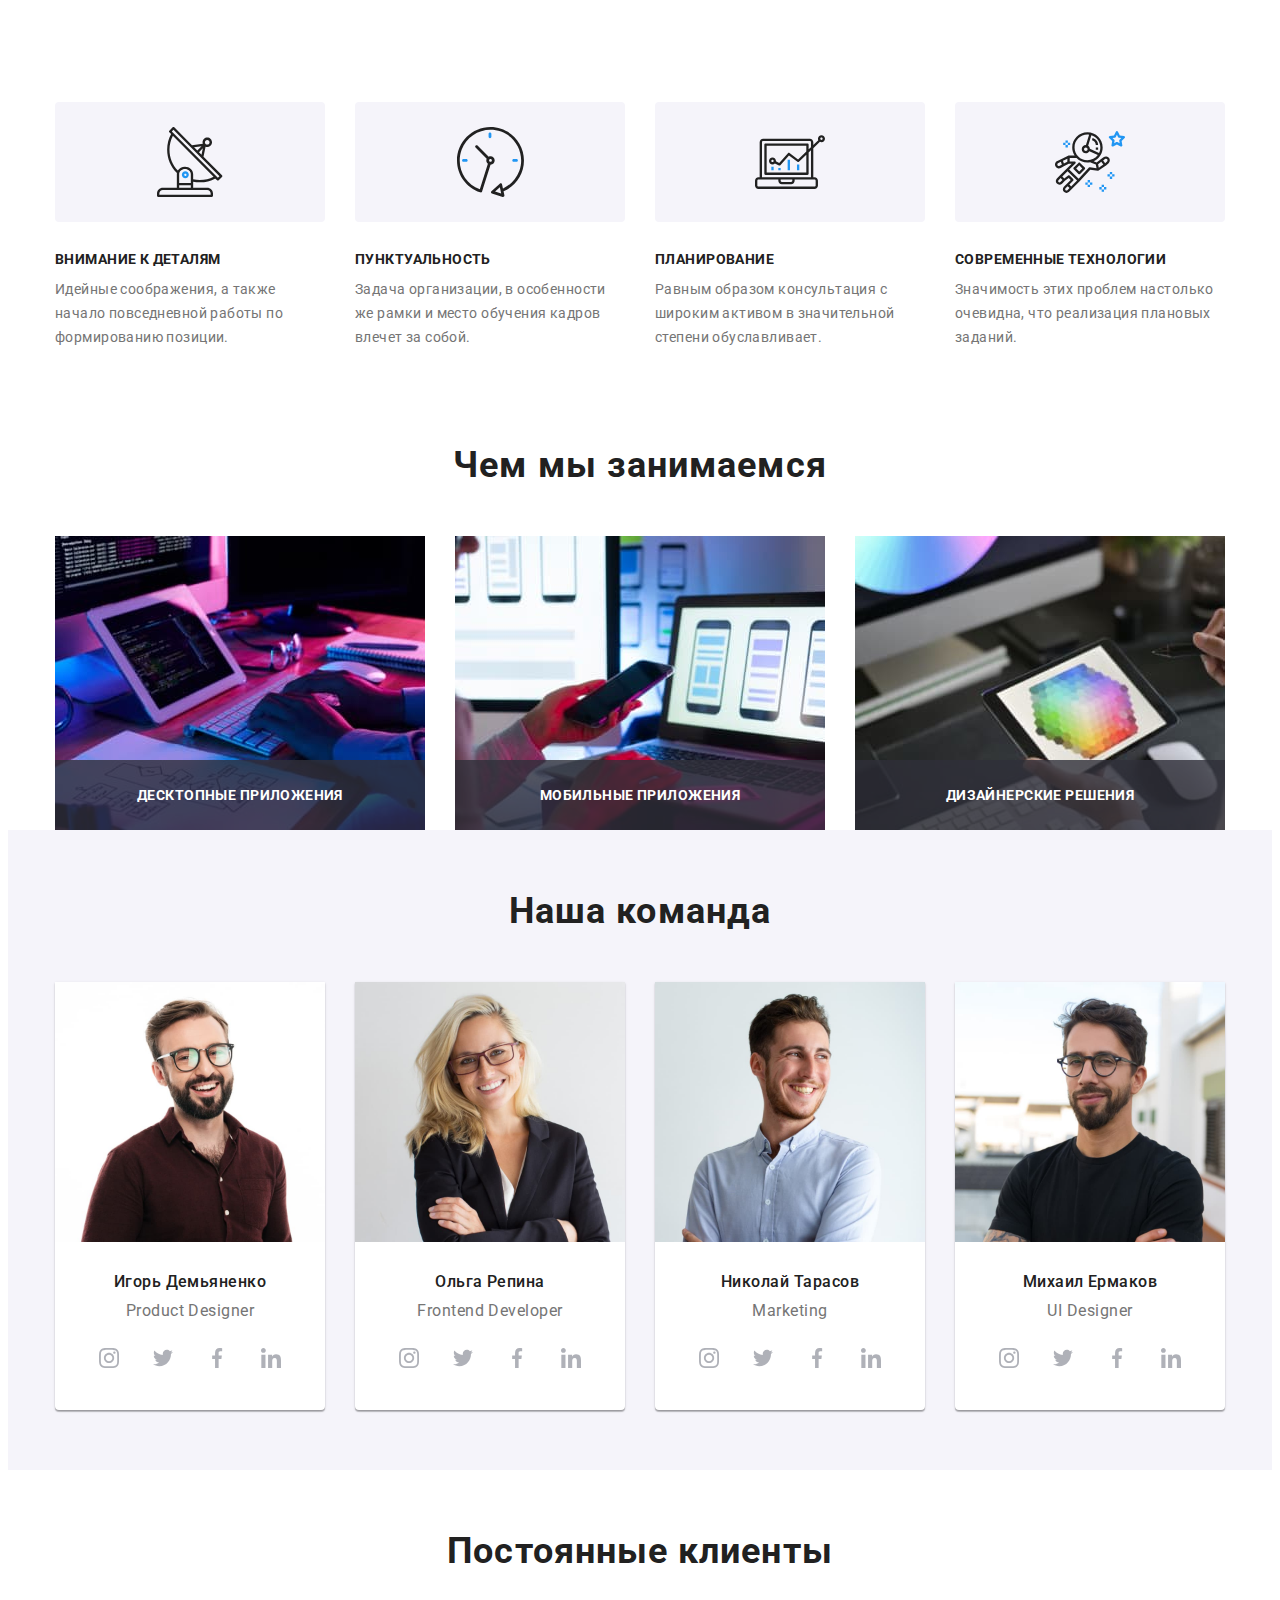
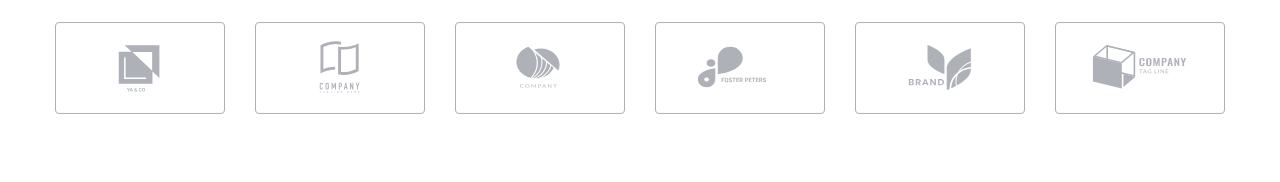
<file: index.html>
<!DOCTYPE html>
<html lang="ru">
<head>
    <meta charset="UTF-8">
    <meta http-equiv="X-UA-Compatible" content="IE=edge">
    <meta name="viewport" content="width=device-width, initial-scale=1.0">
    <title>Document</title>
    <link rel="preconnect" href="https://fonts.googleapis.com">
    <link rel="preconnect" href="https://fonts.gstatic.com" crossorigin>
    <link href="https://fonts.googleapis.com/css2?family=Raleway:wght@700&family=Roboto:wght@400;500;700;900&display=swap"
        rel="stylesheet">
    <link rel="stylesheet" href="https://cdnjs.cloudflare.com/ajax/libs/modern-normalize/1.1.0/modern-normalize.min.css"
        integrity="sha512-wpPYUAdjBVSE4KJnH1VR1HeZfpl1ub8YT/NKx4PuQ5NmX2tKuGu6U/JRp5y+Y8XG2tV+wKQpNHVUX03MfMFn9Q=="
        crossorigin="anonymous" referrerpolicy="no-referrer" />
    <link rel="stylesheet" href="./css/main.min.css">

</head>
<body>
    <!-- <header class="header">
        <div class="container header__container">
            <nav class="header__navigation">
                <a href lang="en" class="header__logo link" >Web<span class="header__logo-color">Studio</span></a>
                <ul class="header-list list">
                    <li class="header__item"><a href="" class="header__link link current active" >Студия</a></li>
                    <li class="header__item"><a href="./portfolio.html" class="header__link link" >Портфолио</a></li>
                    <li class="header__item"><a href="" class="header__link link" >Контакты</a></li>
                </ul>
            </nav>
                <ul class="header-info-list list">
                    <li class="header-info__item">
                        <a class="header__info link" href="" >
                            <svg class="header__envelope" width="16" height="12">
                                <use href="./images/icons.svg#icon-envelope" ></use>
                            </svg>
                             info@devstudio.com  </a>
                    </li>
                    <li class="header-info__item">
                        <a class="header__info link" href="tel:+380961111111">
                            <svg class="header__smartphone" width="10" height="16"  >
                                <use href="./images/icons.svg#icon-smartphone" ></use>
                            </svg>
                             +38 096 111 11 11 </a>
                    </li>
                </ul>
        </div>
    </header> -->
    <main>


        <!-- <section class="introduction section">
            <div class="container ">
                <h1 class="introduction__title">Эффективные решения для вашего бизнеса </h1>
                <button class="introduction__btn link" type="button" data-modal-open>Заказать услугу</button>
                <div class="backdrop is-hidden" data-modal>
                    <div class="modal">
                        <button type="button" class="modal-close" data-modal-close>
                            <svg class="close-icon" width="18" height="18">
                                <use href="./images/icons.svg#icon-close"></use>
                            </svg>
                        </button>
                        <p class="modal-title">Оставьте свои данные, мы вам перезвоним</p>
                        <form action="#">
                            <div class="modal-form-field">
                                <label for="user-name" class="modal-input-text">Имя*</label>
                                <div class="input-wrap">
                                    <input type="text" name="user-name" class="modal-input" required id="user-name">
                                    <svg class="modal-svg" width="18" height="18">
                                        <use href="./images/icons.svg#icon-person"></use>
                                    </svg>
                                </div>
                            </div>
                            <div class="modal-form-field">
                                <label for="user-tel" class="modal-input-text">Телефон*</label>
                                <div class="input-wrap">
                                    <input type="tel" name="user-tel" class="modal-input" required id="user-tel">
                                    <svg class="modal-svg" width="18" height="18">
                                        <use href="./images/icons.svg#icon-phone"></use>
                                    </svg>
                                </div>
                            
                            </div>
                            <div class="modal-form-field">
                                <label for="user-email" class="modal-input-text">Почта</label>
                                <div class="input-wrap">
                                    <input type="email" name="user-email" class="modal-input" id="user-email">
                                    <svg class="modal-svg" width="18" height="18">
                                        <use href="./images/icons.svg#icon-email"></use>
                                    </svg>
                                </div>
                            </div>
                            <div class="modal-form-textarea">
                                <label for="user-text" class="modal-input-text">Комментарий</label>
                                <textarea class="modal-text" name="" id="user-text" placeholder="Введите текст"></textarea>
                            </div>
                            <div class="modal-form-checbox">
                                <input type="checkbox" name="policy" id="modal-check" class="modal-check visually-hidden">
                                <label for="modal-check" class="modal-check-text">
                                    <span>
                                        <svg class="icon-check" width="16" height="15" > 
                                            <use href="./images/icons.svg#icon-check"></use>
                                        </svg>
                                    </span>
                                    Соглашаюсь с рассылкой и принимаю&nbsp;
                                    <a class="checkbox-link" href="#"> Условия договора </a>
                                </label>
                            </div>
                            <button type="submit" class="introduction-btn">Отправить</button>
                        </form>
                       
                    </div>
                </div>

            </div>
        </section> -->


        <section class="benefits section">
            <div class="container">
                <ul class="benefits-list list">
                    <li class="benefits__item">
                        <div class="benefits-item__container">
                            <svg class="benefits-item__icon" width="70" height="70">
                                <use href="./images/icons.svg#icon-antenna"></use>
                            </svg>
                        </div>
                        <h3 class="benefits__title">Внимание к деталям</h3>
                        <p class="benefits__text">Идейные соображения, а также начало повседневной работы по формированию позиции.</p>
                    </li>
                    <li class="benefits__item">
                        <div class="benefits-item__container">
                            <svg class="benefits-item__icon" width="70" height="70">
                                <use href="./images/icons.svg#icon-clock"></use>
                            </svg>
                        </div>
                        <h3 class="benefits__title">Пунктуальность</h3>
                        <p class="benefits__text">Задача организации, в особенности же рамки и место обучения кадров влечет за собой.</p>
                    </li>
                    <li class="benefits__item">
                        <div class="benefits-item__container">
                            <svg class="benefits-item__icon" width="70" height="70">
                                <use href="./images/icons.svg#icon-diagram"></use>
                            </svg>
                        </div>
                        <h3 class="benefits__title">Планирование</h3>
                        <p class="benefits__text">Равным образом консультация с широким активом в значительной степени обуславливает.</p>
                    </li>
                    <li class="benefits__item">
                        <div class="benefits-item__container">
                            <svg class="benefits-item__icon" width="70" height="70">
                                <use href="./images/icons.svg#icon-astronaut"></use>
                            </svg>
                        </div>
                        <h3 class="benefits__title">Современные технологии</h3>
                        <p class="benefits__text">Значимость этих проблем настолько очевидна, что реализация плановых заданий.</p>
                    </li>
                </ul>
            </div>
        </section>


        <section class="ocupation">
                <h2 class="ocupation__title">Чем мы занимаемся</h2>
                <ul class="ocupation-list container ">
                    <li class="list ocupation__item">
                        <div class="ocupation__container">
                            <img src="./images/img.jpg" alt="печать" width="370">
                            <p class="ocupation__text">Десктопные приложения</p>
                        </div>
                    </li>
                    <li class="list ocupation__item">
                        <div class="ocupation__container">
                            <img src="./images/img1.jpg" alt="анализ" width="370">
                            <p class="ocupation__text">Мобильные приложения</p>
                        </div>                   
                    </li>
                    <li class="list ocupation__item">
                        <div class="ocupation__container">
                            <img src="./images/img2.jpg" alt="дизайн" width="370">
                            <p class="ocupation__text">Дизайнерские решения</p>
                        </div>                      
                    </li>
                </ul>
        </section>


        <section class="team section ">            
            <h2 class="team__title">Наша команда</h2>
            <div class="container">
                <ul class="team-list list">
                    <li class="team__item">
                        <img src="./images/img-team1.jpg" alt="участник команды" width="270">
                        <div class="team-container">
                            <h3 class="team-container__names">Игорь Демьяненко</h3>
                            <p class="team-container__text">Product Designer</p>
                            <ul class="team-item-list social list">
                                <li class="social__item" >
                                    <a href="" class="social__link">
                                        <svg class="social__icon" width="20" height="20">
                                            <use href="./images/icons.svg#icon-instagram"></use>
                                        </svg>
                                    </a>
                                </li>
                                <li class="social__item">
                                    <a href="" class="social__link">
                                        <svg class="social__icon" width="20" height="20">
                                            <use href="./images/icons.svg#icon-twitter"></use>
                                        </svg>
                                    </a>
                                </li>
                                <li class="social__item">
                                    <a href="" class="social__link">
                                        <svg class="social__icon" width="20" height="20">
                                            <use href="./images/icons.svg#icon-facebook"></use>
                                        </svg>
                                    </a>
                                </li>
                                <li class="social__item">
                                    <a href="" class="social__link">
                                        <svg class="social__icon" width="20" height="20">
                                            <use href="./images/icons.svg#icon-linkedin"></use>
                                        </svg>
                                    </a>
                                </li>
                            </ul>
                        </div>    
                    </li>
                    <li class="team__item">
                        <img src="./images/img-team2.jpg" alt="участник команды" width="270">
                        <div class="team-container">
                            <h3 class="team-container__names">Ольга Репина</h3>
                            <p class="team-container__text">Frontend Developer</p>
                            <ul class="team-item-list social list">
                                <li class="social__item" >
                                    <a href="" class="social__link">
                                        <svg class="social__icon" width="20" height="20">
                                            <use href="./images/icons.svg#icon-instagram"></use>
                                        </svg>
                                    </a>
                                </li>
                                <li class="social__item">
                                    <a href="" class="social__link">
                                        <svg class="social__icon" width="20" height="20">
                                            <use href="./images/icons.svg#icon-twitter"></use>
                                        </svg>
                                    </a>
                                </li>
                                <li class="social__item">
                                    <a href="" class="social__link">
                                        <svg class="social__icon" width="20" height="20">
                                            <use href="./images/icons.svg#icon-facebook"></use>
                                        </svg>
                                    </a>
                                </li>
                                <li class="social__item">
                                    <a href="" class="social__link">
                                        <svg class="social__icon" width="20" height="20">
                                            <use href="./images/icons.svg#icon-linkedin"></use>
                                        </svg>
                                    </a>
                                </li>
                            </ul>
                        </div>
                    </li>
                    <li class="team__item">
                        <img src="./images/img-team3.jpg" alt="участник команды" width="270">
                        <div class="team-container">
                            <h3 class="team-container__names"> Николай Тарасов</h3>
                            <p class="team-container__text">Marketing</p>
                            <ul class="team-item-list social list">
                                <li class="social__item" >
                                    <a href="" class="social__link">
                                        <svg class="social__icon" width="20" height="20">
                                            <use href="./images/icons.svg#icon-instagram"></use>
                                        </svg>
                                    </a>
                                </li>
                                <li class="social__item">
                                    <a href="" class="social__link">
                                        <svg class="social__icon" width="20" height="20">
                                            <use href="./images/icons.svg#icon-twitter"></use>
                                        </svg>
                                    </a>
                                </li>
                                <li class="social__item">
                                    <a href="" class="social__link">
                                        <svg class="social__icon" width="20" height="20">
                                            <use href="./images/icons.svg#icon-facebook"></use>
                                        </svg>
                                    </a>
                                </li>
                                <li class="social__item">
                                    <a href="" class="social__link">
                                        <svg class="social__icon" width="20" height="20">
                                            <use href="./images/icons.svg#icon-linkedin"></use>
                                        </svg>
                                    </a>
                                </li>
                            </ul>
                        </div>
                    </li>
                    <li class="team__item">
                        <img src="./images/img-team4.jpg" alt="участник команды" width="270">
                        <div class="team-container">
                            <h3 class="team-container__names">Михаил Ермаков</h3>
                            <p class="team-container__text">UI Designer</p>
                            <ul class="team-item-list social list">
                                <li class="social__item" >
                                    <a href="" class="social__link">
                                        <svg class="social__icon" width="20" height="20">
                                            <use href="./images/icons.svg#icon-instagram"></use>
                                        </svg>
                                    </a>
                                </li>
                                <li class="social__item">
                                    <a href="" class="social__link">
                                        <svg class="social__icon" width="20" height="20">
                                            <use href="./images/icons.svg#icon-twitter"></use>
                                        </svg>
                                    </a>
                                </li>
                                <li class="social__item">
                                    <a href="" class="social__link">
                                        <svg class="social__icon" width="20" height="20">
                                            <use href="./images/icons.svg#icon-facebook"></use>
                                        </svg>
                                    </a>
                                </li>
                                <li class="social__item">
                                    <a href="" class="social__link">
                                        <svg class="social__icon" width="20" height="20">
                                            <use href="./images/icons.svg#icon-linkedin"></use>
                                        </svg>
                                    </a>
                                </li>
                            </ul>
                        </div>
                    </li>
                    
                </ul>
             </div>
        </section>


        <section class="clients section">
          <div class="clients__container container">
                <h2 class="clients__title">Постоянные клиенты</h2>
                <ul class="clients-list list">
                    <li class="clients__item">
                        <a href="" class="clients__link">
                            <svg class="clients__icon" width="106" height="60">
                                <use href="./images/icons.svg#icon-logo1"></use>
                            </svg>
                        </a>          
                    </li>
                    <li class="clients__item">
                        <a href="" class="clients__link">
                            <svg class="clients__icon" width="106" height="60">
                                <use href="./images/icons.svg#icon-logo2"></use>
                            </svg>
                        </a>
                    </li>
                    <li class="clients__item">
                        <a href="" class="clients__link">
                            <svg class="clients__icon" width="106" height="60">
                                <use href="./images/icons.svg#icon-logo3"></use>
                            </svg>
                        </a>
                    </li>
                    <li class="clients__item">
                        <a href="" class="clients__link">
                            <svg class="clients__icon" width="106" height="60">
                                <use href="./images/icons.svg#icon-logo4"></use>
                            </svg>
                        </a>
                    </li>
                    <li class="clients__item">
                        <a href="" class="clients__link">
                            <svg class="clients__icon" width="106" height="60">
                                <use href="./images/icons.svg#icon-logo5"></use>
                            </svg>
                        </a>
                    </li>
                    <li class="clients__item">
                        <a href="" class="clients__link">
                            <svg class="clients__icon" width="106" height="60">
                                <use href="./images/icons.svg#icon-logo6"></use>
                            </svg>
                        </a>
                    </li>
                </ul>
          </div>

        </section>

         
    </main>
    <!-- <footer class="ending">
        <div class="container footer__main-container">
            <div class="left-container">
                <div>
                    <a href lang="en" class="footer__logo link">Web<span class="footer__logo-color">Studio</span></a>
                    <address>
                        <ul class="ending-list list">
                            <li>
                                <a class="ending__adress link" href="">г. Киев, пр-т Леси Украинки, 26</a>
                            </li>
                            <li>
                                <a class="ending__info link" href="">info@devstudio.com</a>
                            </li>
                            <li>
                                <a class="ending__info link" href="tel:+380961111111">+38 096 111 11 11</a>
                            </li>
                        </ul>
                    </address>
                </div>
                <div class="center-container">
                    <h3 class="footer__title">присоединяйтесь</h3>
                    <ul class="footer-list list">
                        <li class="footer__item">
                            <a href="" class="footer__link">
                                <svg class="footer__icon" width="20" height="20">
                                    <use href="./images/icons.svg#icon-instagram"></use>
                                </svg>
                            </a>
                        </li>
                        <li class="footer__item">
                            <a href="" class="footer__link">
                                <svg class="footer__icon" width="20" height="20">
                                    <use href="./images/icons.svg#icon-twitter"></use>
                                </svg>
                            </a>
                        </li>
                        <li class="footer__item">
                            <a href="" class="footer__link">
                                <svg class="footer__icon" width="20" height="20">
                                    <use href="./images/icons.svg#icon-facebook"></use>
                                </svg>
                            </a>
                        </li>
                        <li class="footer__item">
                            <a href="" class="footer__link">
                                <svg class="footer__icon" width="20" height="20">
                                    <use href="./images/icons.svg#icon-linkedin"></use>
                                </svg>
                            </a>
                        </li>
                    </ul>
                
                </div>
            </div>
            <div class="right-container">
               <h3 class="footer__title">Подпишитесь на рассылку</h3>
               <div class="link-container">
                   <form action="">
                        <label for="user-email" class="modal-input-text"></label>
                        <div class="footer__wrap">
                            <input type="email" name="user-email" class="footer__input" id="user-email" placeholder="E-mail">
                            <button type="submit" class="introduction__btn send-btn">Подписаться
                                <svg class="footer__send-icon" width="24" height="24">
                                    <use href="./images/icons.svg#icon-send"></use>
                                </svg>
                            </button>
                        </div>
                   </form>

               </div>

            </div>
           

        </div>    
            

        
    </footer> -->

 
    <script src="./js/modal.js"></script>
</body>
</html>
</file>
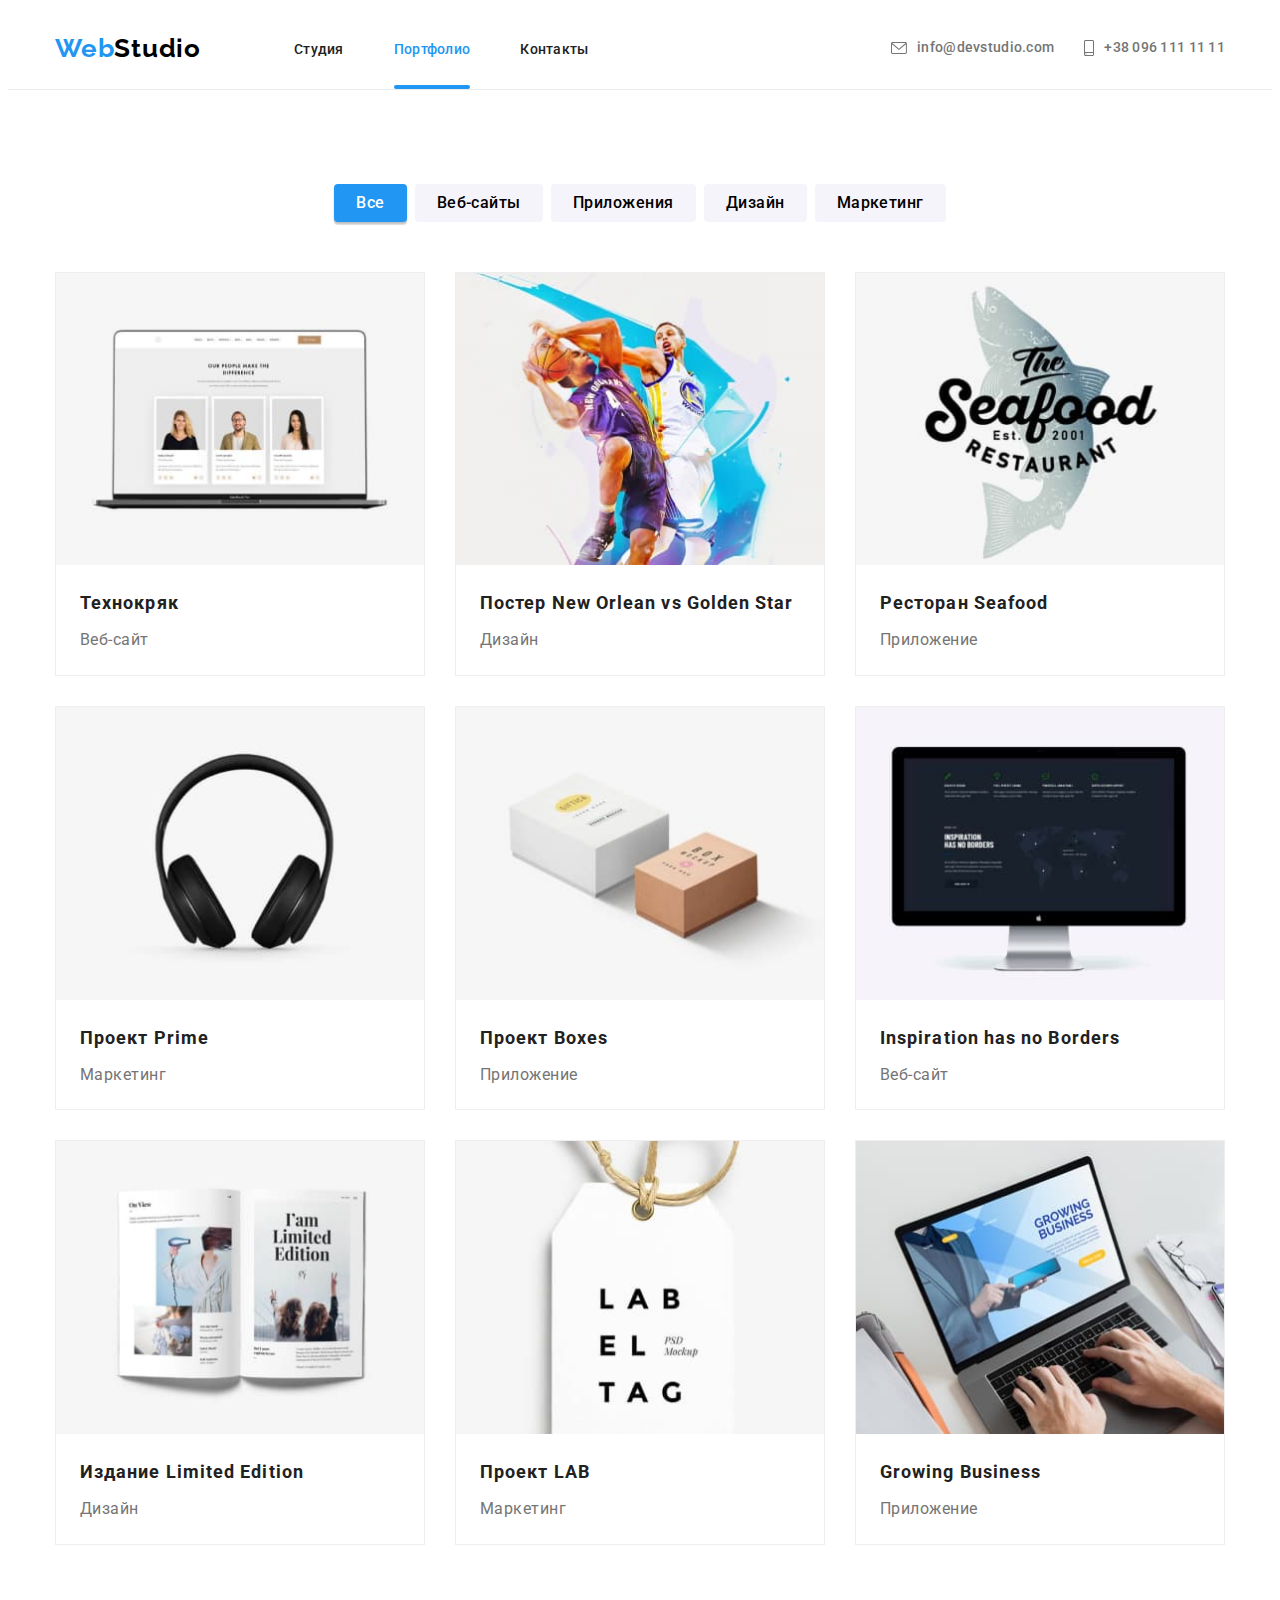
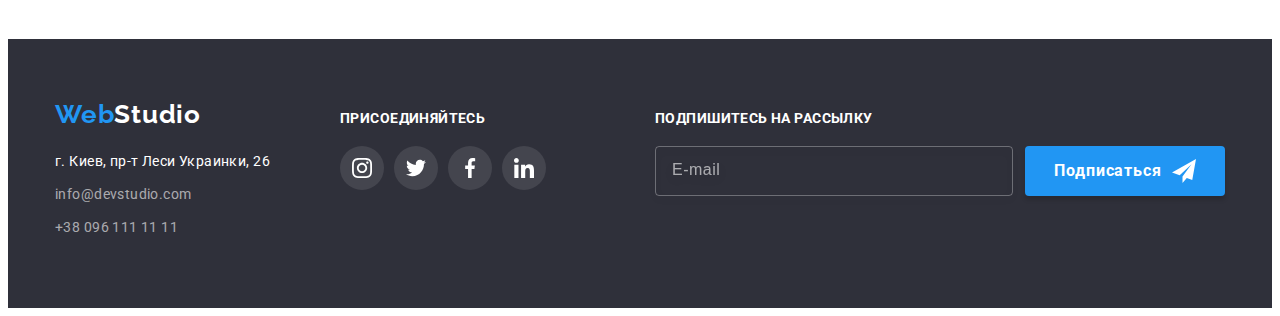
<file: portfolio.html>
<!DOCTYPE html>
<html lang="ru">

<head>
    <meta charset="UTF-8">
    <meta http-equiv="X-UA-Compatible" content="IE=edge">
    <meta name="viewport" content="width=device-width, initial-scale=1.0">
    <title>Document</title>
    <link rel="preconnect" href="https://fonts.googleapis.com">
    <link rel="preconnect" href="https://fonts.gstatic.com" crossorigin>
    <link  href="https://fonts.googleapis.com/css2?family=Raleway:wght@700&family=Roboto:wght@400;500;700;900&display=swap"
        rel="stylesheet"> 
    <link rel="stylesheet" href="https://cdnjs.cloudflare.com/ajax/libs/modern-normalize/1.1.0/modern-normalize.min.css"
        integrity="sha512-wpPYUAdjBVSE4KJnH1VR1HeZfpl1ub8YT/NKx4PuQ5NmX2tKuGu6U/JRp5y+Y8XG2tV+wKQpNHVUX03MfMFn9Q=="
        crossorigin="anonymous" referrerpolicy="no-referrer" />
        <link rel="stylesheet" href="./css/main.min.css">

</head>

<body>
    <header class="header">
        <div class="container header__container">
            <nav class="header__navigation">
                <a href lang="en" class="header__logo link" >Web<span class="header__logo-color">Studio</span></a>
                <ul class="header-list list">
                    <li class="header__item"><a href="./index.html" class="header__link link " >Студия</a></li>
                    <li class="header__item"><a href="" class="header__link link current active" >Портфолио</a></li>
                    <li class="header__item"><a href="" class="header__link link" >Контакты</a></li>
                </ul>
            </nav>
                <ul class="header-info-list list">
                    <li class="header-info__item">
                        <a class="header__info link" href="" >
                            <svg class="header__envelope" width="16" height="12">
                                <use href="./images/icons.svg#icon-envelope" ></use>
                            </svg>
                             info@devstudio.com  </a>
                    </li>
                    <li class="header-info__item">
                        <a class="header__info link" href="tel:+380961111111">
                            <svg class="header__smartphone" width="10" height="16"  >
                                <use href="./images/icons.svg#icon-smartphone" ></use>
                            </svg>
                             +38 096 111 11 11 </a>
                    </li>
                </ul>
        </div>
    </header>
  
    <main>
        <section class="selection section">
            <div class="container ">
            <ul class="selection-list list">
                <li class="selection-item ">
                    <button class="selection-btn btn-current " type="button" >Все</button>
                </li>
               <li class="selection-item">
                    <button class="selection-btn" type="button">Веб-сайты</button>
               </li>
               <li class="selection-item">
                    <button class="selection-btn" type="button">Приложения</button>
               </li>
               <li class="selection-item">
                    <button class="selection-btn" type="button">Дизайн</button>
               </li>
                <li class="selection-item">
                    <button class="selection-btn" type="button">Маркетинг</button>
                </li>
            </ul>
            <ul class="selection-types list">
                <li class="selection-types-item">
                    <a href="" class="selection-link link">
                        <div class="selection-wrap">
                            <img src="./images/img-portfolio-1.jpg" alt="ноутбук" width="370">
                            <p class="selection-wrap-text">Технокряк это современная площадка распространения коронавируса. Компании используют эту платформу для цифрового
                            шпионажа и атак на защищённые сервера конкурентов.
                            </p>        
                        </div>
                        <div class="selection-container">
                            <h2 class="selection-title">Технокряк</h2>
                            <p class="selection-text">Веб-сайт</p>
                        </div>
                    </a>                  
                </li>
                <li class="selection-types-item">
                    <a href="" class="selection-link link">
                        <div class="selection-wrap">
                            <img src="./images/img-portfolio-2.jpg" alt="баскетболисты" width="370">
                            <p class="selection-wrap-text">Технокряк это современная площадка распространения коронавируса. Компании
                                используют эту платформу для цифрового
                                шпионажа и атак на защищённые сервера конкурентов.
                            </p>
                        </div>
                        <div class="selection-container">
                            <h2 class="selection-title">Постер <span lang="en">New Orlean vs Golden Star</span></h2>
                            <p class="selection-text">Дизайн</p>
                        </div>
                    </a>
                </li>
                <li class="selection-types-item">
                    <a href="" class="selection-link link">
                        <div class="selection-wrap">
                            <img src="./images/img-portfolio-3.jpg" alt="логотип сайта" width="370">
                            <p class="selection-wrap-text">Технокряк это современная площадка распространения коронавируса. Компании
                                используют эту платформу для цифрового
                                шпионажа и атак на защищённые сервера конкурентов.
                            </p>
                        </div>
                        <div class="selection-container">
                            <h2 class="selection-title">Ресторан <span lang="en">Seafood</span></h2>
                            <p class="selection-text">Приложение</p>
                        </div>
                    </a>
                </li>
                <li class="selection-types-item">
                    <a href="" class="selection-link link">
                        <div class="selection-wrap">
                            <img src="./images/img-portfolio-4.jpg" alt="баскетболисты" width="370">
                            <p class="selection-wrap-text">Технокряк это современная площадка распространения коронавируса. Компании
                                используют эту платформу для цифрового
                                шпионажа и атак на защищённые сервера конкурентов.
                            </p>
                        </div>
                        <div class="selection-container">
                            <h2 class="selection-title">Проект <span lang="en">Prime</span></h2>
                            <p class="selection-text">Маркетинг</p>
                        </div>
                    </a>
                </li>
                <li class="selection-types-item">
                    <a href="" class="selection-link link">
                        <div class="selection-wrap">
                            <img src="./images/img-portfolio-5.jpg" alt="баскетболисты" width="370">
                            <p class="selection-wrap-text">Технокряк это современная площадка распространения коронавируса. Компании
                                используют эту платформу для цифрового
                                шпионажа и атак на защищённые сервера конкурентов.
                            </p>
                        </div>
                        <div class="selection-container">
                            <h2 class="selection-title">Проект <span lang="en">Boxes</span></h2>
                            <p class="selection-text">Приложение</p>
                        </div>
                    </a>
                </li>
                <li class="selection-types-item">
                    <a href="" class="selection-link link">
                        <div class="selection-wrap">
                            <img src="./images/img-portfolio-6.jpg" alt="баскетболисты" width="370">
                            <p class="selection-wrap-text">Технокряк это современная площадка распространения коронавируса. Компании
                                используют эту платформу для цифрового
                                шпионажа и атак на защищённые сервера конкурентов.
                            </p>
                        </div>
                        <div class="selection-container">
                            <h2 class="selection-title"><span lang="en">Inspiration has no Borders</span></h2>
                            <p class="selection-text">Веб-сайт</p>
                        </div>
                    </a>
                </li>
                <li class="selection-types-item">
                    <a href="" class="selection-link link">
                        <div class="selection-wrap">
                            <img src="./images/img-portfolio-7.jpg" alt="баскетболисты" width="370">
                            <p class="selection-wrap-text">Технокряк это современная площадка распространения коронавируса. Компании
                                используют эту платформу для цифрового
                                шпионажа и атак на защищённые сервера конкурентов.
                            </p>
                        </div>
                        <div class="selection-container">
                            <h2 class="selection-title">Издание <span lang="en">Limited Edition</span></h2>
                            <p class="selection-text">Дизайн</p>
                        </div>
                    </a>
                </li>
                <li class="selection-types-item">
                    <a href="" class="selection-link link">
                        <div class="selection-wrap">
                            <img src="./images/img-portfolio-8.jpg" alt="баскетболисты" width="370">
                            <p class="selection-wrap-text">Технокряк это современная площадка распространения коронавируса. Компании
                                используют эту платформу для цифрового
                                шпионажа и атак на защищённые сервера конкурентов.
                            </p>
                        </div>
                        <div class="selection-container">
                            <h2 class="selection-title">Проект <span lang="en">LAB</span></h2>
                            <p class="selection-text">Маркетинг</p>
                        </div>
                    </a>
                <li class="selection-types-item">
                    <a href="" class="selection-link link">
                        <div class="selection-wrap">
                            <img src="./images/img-portfolio-9.jpg" alt="баскетболисты" width="370">
                            <p class="selection-wrap-text">Технокряк это современная площадка распространения коронавируса. Компании
                                используют эту платформу для цифрового
                                шпионажа и атак на защищённые сервера конкурентов.
                            </p>
                        </div>
                        <div class="selection-container">
                            <h2 class="selection-title"><span lang="en">Growing Business</span></h2>
                            <p class="selection-text">Приложение</p>
                        </div>
                    </a>
                </li>
                
            </ul>
        </section>
        </div>
    </main>
    <footer class="ending">
        <div class="container footer__main-container">
            <div class="left-container">
                <div>
                    <a href lang="en" class="footer__logo link">Web<span class="footer__logo-color">Studio</span></a>
                    <address>
                        <ul class="ending-list list">
                            <li>
                                <a class="ending__adress link" href="">г. Киев, пр-т Леси Украинки, 26</a>
                            </li>
                            <li>
                                <a class="ending__info link" href="">info@devstudio.com</a>
                            </li>
                            <li>
                                <a class="ending__info link" href="tel:+380961111111">+38 096 111 11 11</a>
                            </li>
                        </ul>
                    </address>
                </div>
                <div class="center-container">
                    <h3 class="footer__title">присоединяйтесь</h3>
                    <ul class="footer-list list">
                        <li class="footer__item">
                            <a href="" class="footer__link">
                                <svg class="footer__icon" width="20" height="20">
                                    <use href="./images/icons.svg#icon-instagram"></use>
                                </svg>
                            </a>
                        </li>
                        <li class="footer__item">
                            <a href="" class="footer__link">
                                <svg class="footer__icon" width="20" height="20">
                                    <use href="./images/icons.svg#icon-twitter"></use>
                                </svg>
                            </a>
                        </li>
                        <li class="footer__item">
                            <a href="" class="footer__link">
                                <svg class="footer__icon" width="20" height="20">
                                    <use href="./images/icons.svg#icon-facebook"></use>
                                </svg>
                            </a>
                        </li>
                        <li class="footer__item">
                            <a href="" class="footer__link">
                                <svg class="footer__icon" width="20" height="20">
                                    <use href="./images/icons.svg#icon-linkedin"></use>
                                </svg>
                            </a>
                        </li>
                    </ul>
                
                </div>
            </div>
            <div class="right-container">
               <h3 class="footer__title">Подпишитесь на рассылку</h3>
               <div class="link-container">
                   <form action="">
                        <label for="user-email" class="modal-input-text"></label>
                        <div class="footer__wrap">
                            <input type="email" name="user-email" class="footer__input" id="user-email" placeholder="E-mail">
                            <button type="submit" class="introduction__btn send-btn">Подписаться
                                <svg class="footer__send-icon" width="24" height="24">
                                    <use href="./images/icons.svg#icon-send"></use>
                                </svg>
                            </button>
                        </div>
                   </form>

               </div>

            </div>
           

        </div>    
            

        
    </footer>


</body>

</html>
</file>
<file: css/main.min.css>
:root{--main-title-color: #212121;--main-text-color: #757575;--header-text-color: #212121;--second-header-color: #757575;--first-button-color: #ffffff;--accent-color: #2196f3}*,::after,::before{box-sizing:border-box}p,h1,h2,h3,h4,h5,h6{margin:0}ul{margin:0;padding:0}img{display:block;max-width:100%}body{font-family:"Roboto", sans-serif;color:var(--main-title-color);background-color:#ffffff}.list{list-style:none}.link{text-decoration:none}.container{width:100%;padding-left:15px;padding-right:15px;margin:0 auto}@media screen and (min-width: 480px){.container{width:480px}}@media screen and (min-width: 768px){.container{width:768px}}@media screen and (min-width: 1200px){.container{width:1200px}}.section{padding-top:94px;padding-bottom:94px}.visually-hidden{position:absolute;white-space:nowrap;width:1px;height:1px;overflow:hidden;border:0;padding:0;clip:rect(0 0 0 0);clip-path:inset(50%);margin:-1px}.backdrop{height:100vh;width:100vw;background-color:rgba(0,0,0,0.2);position:fixed;top:0;left:0;transition:opacity 250ms, visibility 250ms}.backdrop.is-hidden .modal{transform:scale(0.5)}.modal{width:528px;min-height:581px;background-color:#fff;border-radius:4px;position:absolute;padding:40px;left:50%;top:50%;transform:scale(1) translate(-50%, -50%);transition:transform 250ms}.modal-close{position:absolute;top:8px;right:8px;width:30px;height:30px;border-radius:50%;border:1px solid rgba(0,0,0,0.1);background-color:transparent;display:flex;align-items:center;justify-content:center;cursor:pointer}.modal-close:hover .close-icon,.modal-close:focus .close-icon{fill:var(--accent-color)}.close-icon{transition:fill 250ms cubic-bezier(0.4, 0, 0.2, 1)}.is-hidden{visibility:hidden;opacity:0;pointer-events:none}.modal-title{font-weight:bold;font-size:20px;line-height:1.15;text-align:center;letter-spacing:0.03em;margin-bottom:10px;color:var(--main-title-color)}.common-container{margin-bottom:20px}.modal-form-field{margin-bottom:10px}.modal-input{width:448px;height:40px;border:1px solid rgba(33,33,33,0.2);border-radius:4px;padding-left:42px;padding-right:10px;background-color:transparent;color:#000000;outline:none;transition:border-color 250ms cubic-bezier(0.4, 0, 0.2, 1)}.modal-input:focus{border-color:var(--accent-color)}.modal-input:focus+.modal-svg{fill:var(--accent-color)}.input-wrap{position:relative}.modal-svg{position:absolute;left:15px;top:50%;transform:translateY(-50%);transition:fill 250ms cubic-bezier(0.4, 0, 0.2, 1)}.modal-input-text{display:block;margin-bottom:4px;font-weight:400;font-size:12px;line-height:14px;letter-spacing:0.01em;color:var(--main-text-color)}.modal-text{width:448px;height:120px;border:1px solid rgba(33,33,33,0.2);border-radius:4px;padding:10px;background-color:transparent;color:#000000;resize:none;outline:none;transition:border-color 250ms cubic-bezier(0.4, 0, 0.2, 1);margin-bottom:20px}.modal-text:focus{border-color:var(--accent-color)}.modal-text::placeholder{font-weight:400;font-size:12px;line-height:1.17;letter-spacing:0.01em;color:rgba(117,117,117,0.5)}.modal-form-checbox{display:flex;align-items:center;justify-content:center;margin-bottom:30px}.modal-check-text{display:flex;align-items:center;font-weight:400;font-size:14px;line-height:1.71;letter-spacing:0.03em;color:var(--main-text-color)}.modal-check-text span{width:16px;height:15px;border-radius:2px;margin-right:7px;border:2px solid #000000;box-shadow:0px 4px 4px rgba(0,0,0,0.25);display:flex;align-items:center;justify-content:center;transition:background-color 250ms cubic-bezier(0.4, 0, 0.2, 1)}.icon-check{fill:#ffffff}.modal-check:checked+.modal-check-text span{background-color:var(--accent-color);border:none}.modal-check:focus+.modal-check-text span{border-color:var(--accent-color)}.checkbox-link{text-decoration-skip-ink:none;text-decoration:underline;color:var(--accent-color)}.header{border-bottom:1px solid #ececec}.header__logo{font-family:Raleway;font-style:normal;font-weight:700;font-size:26px;line-height:1.19;letter-spacing:0.03em;margin-right:93px;padding-top:25px;padding-bottom:25px;color:var(--accent-color)}.header__logo:focus .header__logo-color{color:var(--accent-color)}.header__logo-color{color:#000000}.header__logo-color:hover,.header__logo-color:focus{color:var(--accent-color)}.header__item{margin-right:50px}.header-list{display:flex}.header__navigation{display:flex;align-items:center}.header__container{display:flex}.header-info-list{display:flex;align-items:center;margin-left:auto}.header__link{font-weight:500;font-size:14px;line-height:1.14;letter-spacing:0.02em;padding-top:32px;padding-bottom:32px;color:var(--header-text-color);position:relative;transition:color 250ms cubic-bezier(0.4, 0, 0.2, 1)}.header__link:focus,.header__link:hover{color:var(--accent-color)}.active::after{content:"";width:100%;height:4px;background-color:var(--accent-color);position:absolute;left:0;bottom:0;border-radius:2px}.header__info{font-weight:500;font-size:14px;line-height:1.14;letter-spacing:0.02em;display:flex;align-items:center;padding-top:32px;padding-bottom:32px;color:var(--second-header-color);transition:color 250ms cubic-bezier(0.4, 0, 0.2, 1)}.header__info:focus,.header__info:hover{color:var(--accent-color)}.header-info__item{margin-right:30px}.header-info__item:last-child{margin-right:0}.header__envelope{margin-right:10px;fill:currentColor}.header__smartphone{margin-right:10px;fill:currentColor}.current{color:var(--accent-color)}.introduction{background-image:linear-gradient(rgba(47,48,58,0.4), rgba(47,48,58,0.4)),url(../images/hero-img.jpg);width:1600px;background-repeat:no-repeat;margin-left:auto;margin-right:auto;padding-top:200px;padding-bottom:200px}.introduction__title{margin-left:auto;margin-right:auto;margin-bottom:30px;font-weight:900;font-size:44px;line-height:1.36;text-align:center;letter-spacing:0.06em;text-transform:uppercase;max-width:696px;color:#ffffff}.introduction__btn{width:200px;height:50px;display:block;padding:10px auto;margin:auto;border:none;border-radius:4px;box-shadow:0px 4px 4px rgba(0,0,0,0.15);font-family:Roboto, sans-serif;font-weight:700;font-size:16px;line-height:1.87;letter-spacing:0.06em;cursor:pointer;color:var(--first-button-color);background-color:var(--accent-color)}.benefits-list{margin-bottom:-30px}@media screen and (min-width: 768px){.benefits-list{display:flex;flex-wrap:wrap;margin-left:-30px}}.benefits__item{background-color:#ffffff;margin-bottom:30px}@media screen and (min-width: 768px){.benefits__item{width:calc(100% / 2 - 30px);margin-left:30px}}@media screen and (min-width: 1200px){.benefits__item{width:calc(100% / 4 - 30px)}}.benefits-item__container{background:#f5f4fa;height:120px;display:flex;align-items:center;justify-content:center;margin-bottom:30px;border-radius:4px}.benefits__title{margin-bottom:10px;font-weight:700;font-size:14px;line-height:1.14;letter-spacing:0.03em;text-transform:uppercase;text-align:center}@media screen and (min-width: 768px){.benefits__title{text-align:left}}.benefits__text{font-size:14px;line-height:1.71;color:var(--main-text-color);letter-spacing:0.03em}.ocupation{display:none}@media screen and (min-width: 1200px){.ocupation{display:block}}.ocupation__title{font-weight:700;font-size:36px;line-height:1.17;text-align:center;letter-spacing:0.03em;margin-bottom:50px;color:var(--main-title-color)}.ocupation-list{display:flex;margin-left:auto;margin-right:auto}.ocupation__item{margin-right:30px}.ocupation__item:last-child{margin-right:0}.ocupation__container{position:relative}.ocupation__text{position:absolute;font-weight:700;font-size:14px;line-height:16px;align-items:center;letter-spacing:0.03em;text-transform:uppercase;color:#ffffff;background-color:rgba(47,48,58,0.8);display:flex;height:70px;width:100%;bottom:0;justify-content:center}img{width:100%}.team{background-color:#f5f4fa;padding-top:60px;padding-bottom:60px;text-align:center}.team__title{font-weight:700;font-size:36px;line-height:1.17;text-align:center;letter-spacing:0.03em;margin-bottom:50px;color:var(--main-title-color)}.team-list{margin-bottom:-30px}@media screen and (min-width: 768px){.team-list{display:flex;flex-wrap:wrap;margin-left:-30px}}.team__item{background-color:#ffffff;box-shadow:0px 1px 3px rgba(0,0,0,0.12),0px 1px 1px rgba(0,0,0,0.14),0px 2px 1px rgba(0,0,0,0.2);border-radius:0px 0px 4px 4px;margin-bottom:30px}@media screen and (min-width: 768px){.team__item{width:calc(100% / 2 - 30px);margin-left:30px}}@media screen and (min-width: 1200px){.team__item{width:calc(100% / 4 - 30px)}}.team-item-list{display:flex;justify-content:center}.social__item{width:44px;height:44px}.social__item+.social__item{margin-left:10px}.social__link{width:100%;height:100%;display:flex;align-items:center;justify-content:center;background-color:#ffffff;border-radius:50%;transition:background-color 250ms cubic-bezier(0.4, 0, 0.2, 1)}.social__link:hover,.social__link:focus{background-color:var(--accent-color)}.social__link:hover .social__icon,.social__link:focus .social__icon{fill:#ffffff}.social__icon{fill:#afb1b8}.team-container{padding-top:30px;padding-bottom:30px;padding-left:32px;padding-right:32px}.team-container__names{margin-bottom:10px;font-weight:500;font-size:16px;line-height:1.19;letter-spacing:0.03em;text-align:center;color:var(--main-title-color)}.team-container__text{font-weight:400;font-size:16px;line-height:1.19;text-align:center;letter-spacing:0.03em;color:var(--main-text-color);margin-bottom:16px}.clients{background:#ffffff;padding-top:60px;padding-bottom:60px}.clients__title{font-weight:700;font-size:36px;line-height:42px;text-align:center;letter-spacing:0.03em;margin-bottom:50px;color:var(--main-title-color)}.clients-list{margin-bottom:-30px}@media screen and (min-width: 0px){.clients-list{display:flex;flex-wrap:wrap;margin-left:-30px}}.clients__item{margin-bottom:30px}@media screen and (max-width: 767px){.clients__item{width:calc(100% / 2 - 30px);margin-left:30px}}@media screen and (min-width: 768px){.clients__item{width:calc(100% / 3 - 30px);margin-left:30px}}@media screen and (min-width: 1200px){.clients__item{width:calc(100% / 6 - 30px)}}.clients__link{height:92px;border:1px solid #afb1b8;border-radius:4px;display:flex;align-items:center;justify-content:center;transition:border 250ms}.clients__link:hover,.clients__link:focus{border-color:var(--accent-color);color:var(--accent-color)}.clients__link:hover .clients__icon,.clients__link:focus .clients__icon{fill:var(--accent-color)}.clients__icon{fill:#afb1b8;transition:fill 250ms}.ending{background:#2f303a;padding-top:60px;padding-bottom:60px}.footer__logo{display:block;margin-bottom:20px;font-family:Raleway;font-style:normal;font-weight:700;font-size:26px;line-height:1.19;letter-spacing:0.03em;color:var(--accent-color)}.footer__logo-color{color:#ffffff}.footer__logo-color:hover,.footer__logo-color:focus{color:var(--accent-color)}.footer__logo-color:hover,.footer__logo-color:focus{color:var(--accent-color)}.ending__adress{display:block;margin-bottom:9px;font-style:normal;font-weight:normal;font-size:14px;line-height:1.71;letter-spacing:0.03em;color:#ffffff}.ending__info{display:block;margin-bottom:9px;font-style:normal;font-weight:normal;font-size:14px;line-height:1.71;letter-spacing:0.03em;color:rgba(255,255,255,0.6)}.ending-list:last-child{margin-bottom:0}.footer__title{font-weight:700;font-size:14px;line-height:16px;letter-spacing:0.03em;text-transform:uppercase;color:#ffffff;margin-bottom:20px}.footer-list{display:flex;justify-content:center}.footer__item{width:44px;height:44px}.footer__item+.footer__item{margin-left:10px}.footer__link{width:100%;height:100%;display:flex;align-items:center;justify-content:center;background-color:rgba(255,255,255,0.1);border-radius:50%;transition:background-color 250ms}.footer__link:hover,.footer__link:focus{background-color:var(--accent-color)}.footer__icon{fill:#ffffff}.footer__main-container{display:flex;align-items:baseline;justify-content:space-between}.left-container{align-items:baseline;display:flex}.center-container{width:206px;height:80px;margin-left:70px}.footer__wrap{display:flex}.footer__input{width:358px;height:50px;left:815px;top:2787px;color:#ffffff;border:1px solid rgba(255,255,255,0.3);filter:drop-shadow(0px 4px 4px rgba(0,0,0,0.15));border-radius:4px;background-color:transparent;padding:15px 16px;margin-right:12px}.footer__input::placeholder{font-weight:400;font-size:16px;line-height:1.25;display:flex;align-items:center;letter-spacing:0.03em;color:rgba(255,255,255,0.6)}.footer__send-icon{margin-left:10px;fill:#ffffff}.send-btn{display:flex;justify-content:center;align-items:center}.selection-list{display:flex;margin-bottom:50px;justify-content:center;flex-wrap:wrap}.selection-item{margin-right:8px}.selection-item:last-child{margin-right:0}.selection-btn{padding:6px 22px;border:none;font-family:Roboto;font-weight:500;font-size:16px;line-height:1.62;letter-spacing:0.03em;background-color:#f5f4fa;border-radius:4px;cursor:pointer;transition:color 250ms linear, background-color 250ms linear}.selection-btn:hover,.selection-btn:focus{color:var(--first-button-color);background-color:#2196f3;box-shadow:0px 3px 1px rgba(0,0,0,0.1),0px 1px 2px rgba(0,0,0,0.08),0px 2px 2px rgba(0,0,0,0.12)}.btn-current{color:var(--first-button-color);background-color:#2196f3;box-shadow:0px 3px 1px rgba(0,0,0,0.1),0px 1px 2px rgba(0,0,0,0.08),0px 2px 2px rgba(0,0,0,0.12)}.selection-types{display:flex;flex-wrap:wrap;margin-right:-30px;margin-bottom:-30px}.selection-types-item{flex-basis:calc(100% / 3 - 30px);margin-right:30px;margin-bottom:30px;background:#ffffff;border:1px solid #eeeeee;box-sizing:border-box}.selection-wrap{position:relative;overflow:hidden}.selection-wrap-text{font-style:normal;font-weight:normal;font-size:18px;line-height:1.56;letter-spacing:0.03em;background:rgba(33,150,243,0.9);color:#ffffff;position:absolute;top:0;padding:63px 24px;transform:translateY(100%);transition:transform 300ms}.selection-link{display:block}.selection-link:hover,.selection-link:focus{box-shadow:0px 1px 1px rgba(0,0,0,0.12),0px 4px 4px rgba(0,0,0,0.06),1px 4px 6px rgba(0,0,0,0.16)}.selection-link:hover .selection-wrap-text,.selection-link:focus .selection-wrap-text{transform:translateY(0)}.selection-container{padding:20px 24px}.selection-title{font-weight:700;font-size:18px;line-height:2;letter-spacing:0.06em;margin:0;margin-bottom:4px;color:var(--main-title-color)}.selection-text{font-weight:400;font-size:16px;line-height:1.87;letter-spacing:0.03em;color:var(--main-text-color)}
/*# sourceMappingURL=main.min.css.map */
</file>
